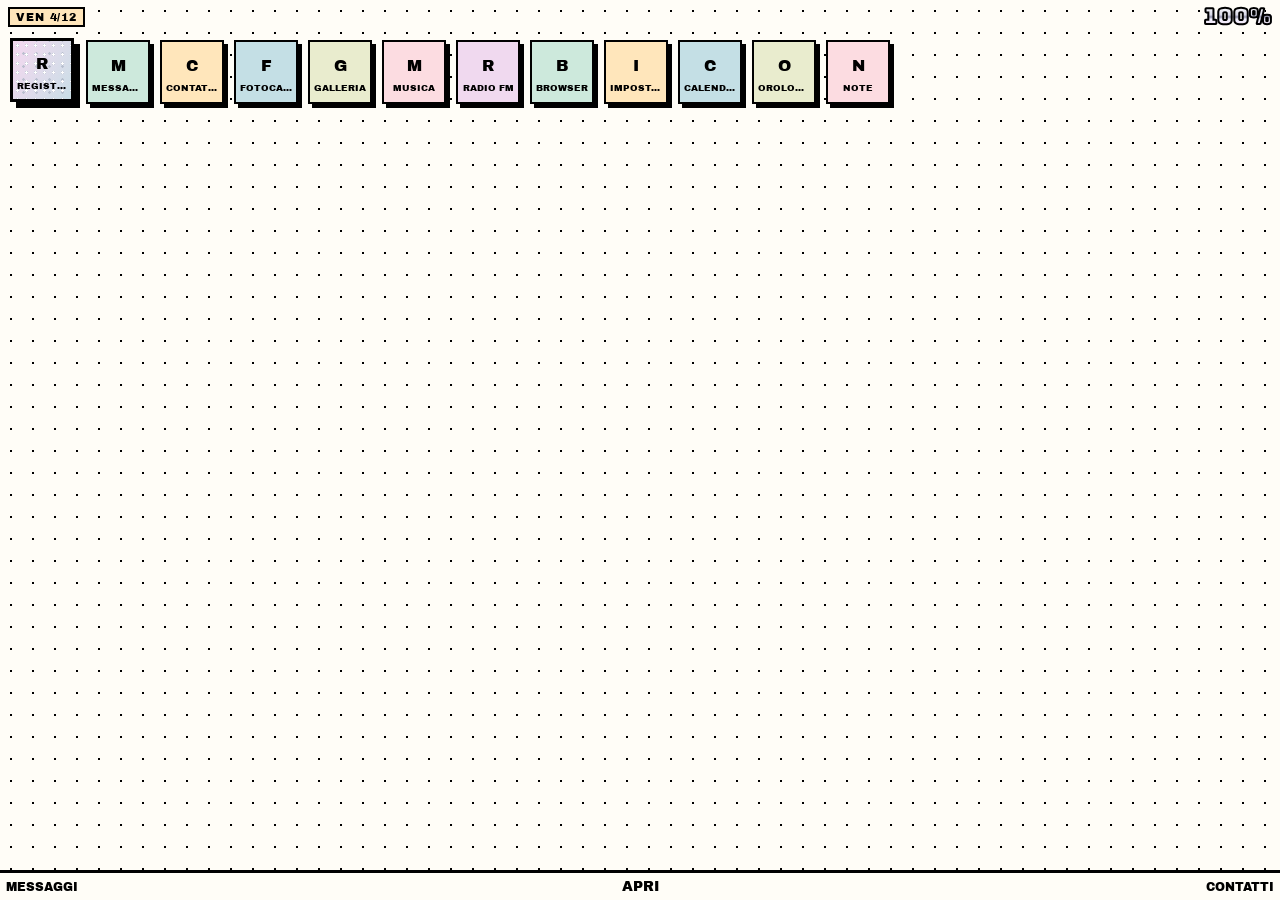
<file: launcher/index.html>
<!doctype html>
<html lang="it">
<head>
<meta charset="utf-8">
<meta name="viewport" content="width=device-width, initial-scale=1">
<title>Sorbet Launcher</title>
<link rel="stylesheet" href="style.css">
<script src="launcher.js" defer></script>
</head>
<body>
  <header id="top">
    <span id="date" class="tag"></span>
    <span id="batt" class="chrome"></span>
  </header>
  <main id="view" aria-live="polite"></main>
  <div id="dialer" hidden><span class="tag">Componi</span><div id="dial-num"></div></div>
  <footer id="softkeys">
    <span id="sk-left"></span>
    <span id="sk-mid">Apri</span>
    <span id="sk-right"></span>
  </footer>
</body>
</html>
</file>
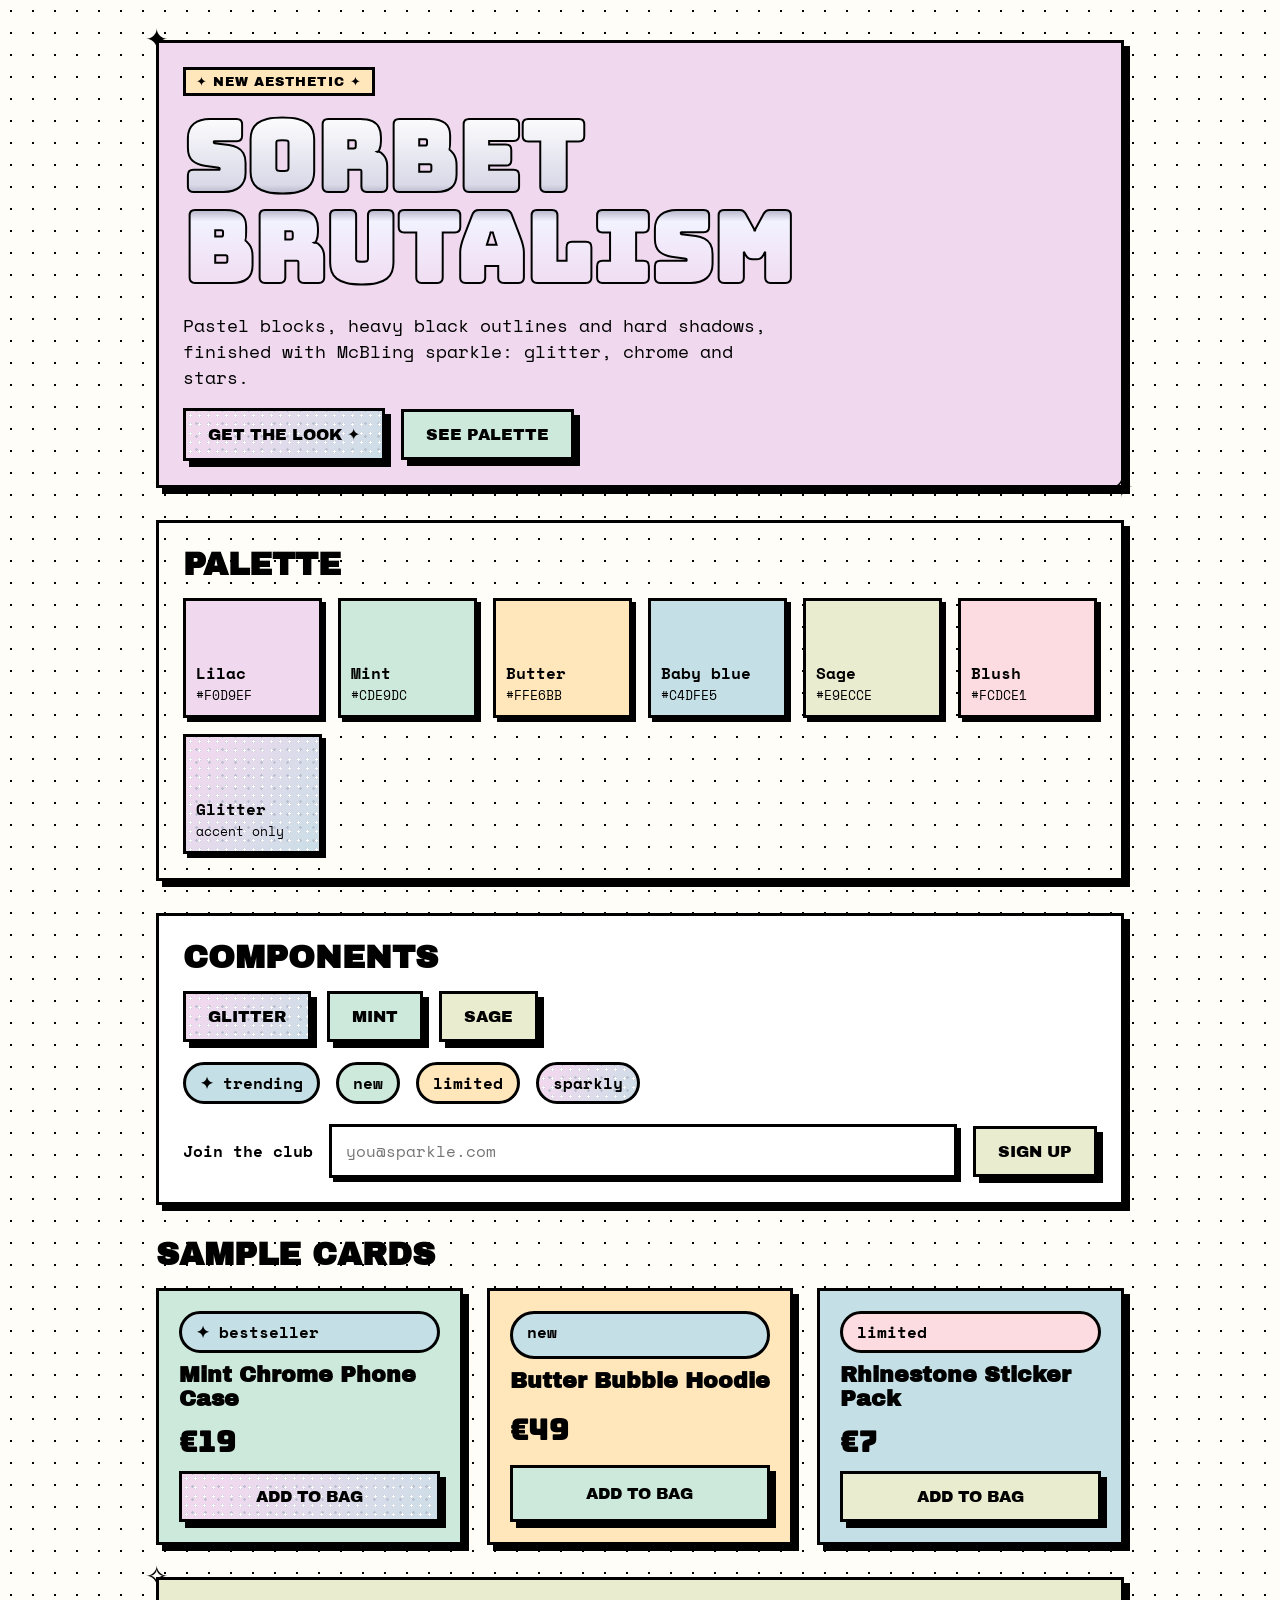
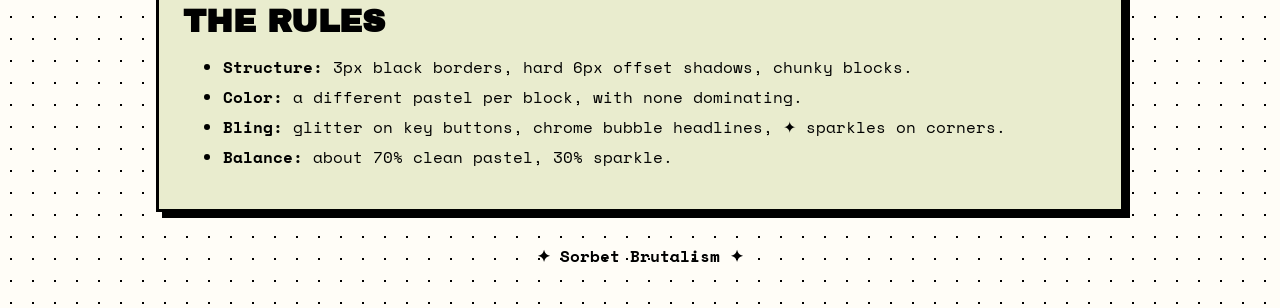
<file: test.html>
<!doctype html>
<html lang="en">
<head>
<meta charset="utf-8">
<meta name="viewport" content="width=device-width, initial-scale=1">
<title>Sorbet Brutalism</title>
<link href="https://fonts.googleapis.com/css2?family=Archivo+Black&family=Bungee&family=Space+Mono:wght@400;700&display=swap" rel="stylesheet">
<style>
  :root{
    --lilac:#F0D9EF; --mint:#CDE9DC; --butter:#FFE6BB;
    --blue:#C4DFE5; --sage:#E9ECCE; --blush:#FCDCE1;
    --ink:#000; --paper:#FFFDF7;
    --shadow:6px 6px 0 var(--ink);
    --border:3px solid var(--ink);
  }
  *{box-sizing:border-box}
  body{
    margin:0; background:var(--paper); color:var(--ink);
    font-family:"Space Mono",monospace;
    background-image:radial-gradient(var(--ink) 1px,transparent 1px);
    background-size:22px 22px;
  }
  .wrap{max-width:1000px;margin:0 auto;padding:40px 16px;display:grid;gap:32px}

  /* chrome bubble headline */
  .chrome{
    font-family:"Bungee",sans-serif;
    background:linear-gradient(180deg,#fff 0%,#d9d9e8 40%,#8f8fa8 50%,#f2f2ff 60%,#F0D9EF 100%);
    -webkit-background-clip:text;background-clip:text;color:transparent;
    -webkit-text-stroke:2px var(--ink);
  }

  /* glitter fill */
  .glitter{
    background-color:var(--blush);
    background-image:
      radial-gradient(circle,#fff 1px,#c0c6d4 1.5px,transparent 2px),
      radial-gradient(circle,rgba(176,184,200,.8) 1px,transparent 1.5px),
      linear-gradient(120deg,var(--blush),var(--lilac),var(--blue),var(--mint));
    background-size:9px 9px,13px 13px,300% 300%;
    background-position:0 0,4px 6px,40% 50%;
  }

  /* twinkle on hover/focus: two sparse sparkle grids fading out of phase, behind the text */
  .glitter{position:relative;isolation:isolate}
  .glitter::before,.glitter::after{
    content:"";position:absolute;inset:0;z-index:-1;pointer-events:none;border-radius:inherit;opacity:0;
    /* silver rim so the white sparkle shows on pale pastels */
    background:radial-gradient(circle,#fff 1.5px,#c9ced9 2px,#8e97a8 2.5px,transparent 3px) 0 0/23px 19px;
  }
  .glitter::after{background-position:11px 9px}
  .glitter:hover::before,.glitter:hover::after,
  .glitter:focus-visible::before,.glitter:focus-visible::after{animation:twinkle .5s ease-in-out infinite alternate}
  .glitter:hover::after,.glitter:focus-visible::after{animation-delay:-.25s}
  @keyframes twinkle{from{opacity:0}to{opacity:1}}
  /* reduced motion: sparkles just appear on hover, no blinking */
  @media (prefers-reduced-motion:reduce){
    .glitter:hover::before,.glitter:focus-visible::before{animation:none;opacity:1}
    .glitter:hover::after,.glitter:focus-visible::after{animation:none}
  }

  .box{border:var(--border);box-shadow:var(--shadow);padding:24px;position:relative}
  .spark{position:absolute;font-size:28px;line-height:1}
  .spark.tl{top:-18px;left:-14px}
  .spark.br{bottom:-16px;right:-12px}

  /* hero */
  .hero{background:var(--lilac);text-align:left}
  .hero h1{font-size:clamp(44px,9vw,96px);margin:0;line-height:.95}
  .hero p{font-size:18px;max-width:55ch}
  .tag{display:inline-block;font-family:"Archivo Black",sans-serif;font-size:13px;
       text-transform:uppercase;letter-spacing:.08em;background:var(--butter);
       border:var(--border);padding:4px 10px;margin-bottom:16px}

  h2{font-family:"Archivo Black",sans-serif;font-size:32px;margin:0 0 16px;text-transform:uppercase}

  /* palette */
  .swatches{display:grid;grid-template-columns:repeat(auto-fit,minmax(130px,1fr));gap:16px}
  .sw{border:var(--border);box-shadow:4px 4px 0 var(--ink);height:120px;
      display:flex;flex-direction:column;justify-content:flex-end;padding:10px;font-weight:700}
  .sw small{font-weight:400}

  /* components */
  .row{display:flex;flex-wrap:wrap;gap:16px;align-items:center}
  .btn{font-family:"Archivo Black",sans-serif;font-size:16px;text-transform:uppercase;
       border:var(--border);box-shadow:var(--shadow);padding:14px 22px;cursor:pointer;
       transition:transform .1s,box-shadow .1s}
  .btn:hover{transform:translate(-2px,-2px);box-shadow:8px 8px 0 var(--ink)}
  .btn:active{transform:translate(6px,6px);box-shadow:0 0 0 var(--ink)}
  .btn.mint{background:var(--mint)} .btn.sage{background:var(--sage)}
  .pill{border:var(--border);border-radius:999px;padding:6px 14px;font-weight:700;background-color:var(--blue)}
  input{font-family:inherit;font-size:16px;border:var(--border);box-shadow:4px 4px 0 var(--ink);
        padding:12px 14px;background:#fff;min-width:0;flex:1 1 220px}
  input:focus{outline:3px solid var(--lilac);outline-offset:3px}

  /* cards */
  .cards{display:grid;grid-template-columns:repeat(auto-fit,minmax(220px,1fr));gap:24px}
  .card{border:var(--border);box-shadow:var(--shadow);padding:20px;display:grid;gap:10px}
  .card h3{font-family:"Archivo Black",sans-serif;margin:0;font-size:22px}
  .card .price{font-family:"Bungee",sans-serif;font-size:30px}
  .card.a{background:var(--mint)} .card.b{background:var(--butter)} .card.c{background:var(--blue)}

  .rules{background:var(--sage)}
  .rules li{margin:6px 0}
  footer{text-align:center;font-weight:700}
</style>
</head>
<body>
<div class="wrap">

  <section class="box hero">
    <span class="spark tl">✦</span><span class="spark br">✧</span>
    <span class="tag">✦ New aesthetic ✦</span>
    <h1 class="chrome">Sorbet<br>Brutalism</h1>
    <p>Pastel blocks, heavy black outlines and hard shadows, finished with McBling sparkle: glitter, chrome and stars.</p>
    <div class="row">
      <button class="btn glitter">Get the look ✦</button>
      <button class="btn mint">See palette</button>
    </div>
  </section>

  <section class="box">
    <h2>Palette</h2>
    <div class="swatches">
      <div class="sw" style="background:var(--lilac)">Lilac<small>#F0D9EF</small></div>
      <div class="sw" style="background:var(--mint)">Mint<small>#CDE9DC</small></div>
      <div class="sw" style="background:var(--butter)">Butter<small>#FFE6BB</small></div>
      <div class="sw" style="background:var(--blue)">Baby blue<small>#C4DFE5</small></div>
      <div class="sw" style="background:var(--sage)">Sage<small>#E9ECCE</small></div>
      <div class="sw" style="background:var(--blush)">Blush<small>#FCDCE1</small></div>
      <div class="sw glitter">Glitter<small>accent only</small></div>
    </div>
  </section>

  <section class="box" style="background:#fff">
    <h2>Components</h2>
    <div class="row" style="margin-bottom:20px">
      <button class="btn glitter">Glitter</button>
      <button class="btn mint">Mint</button>
      <button class="btn sage">Sage</button>
    </div>
    <div class="row" style="margin-bottom:20px">
      <span class="pill">✦ trending</span>
      <span class="pill" style="background:var(--mint)">new</span>
      <span class="pill" style="background:var(--butter)">limited</span>
      <span class="pill glitter">sparkly</span>
    </div>
    <div class="row">
      <label for="email" style="font-weight:700">Join the club</label>
      <input id="email" type="email" placeholder="you@sparkle.com">
      <button class="btn sage">Sign up</button>
    </div>
  </section>

  <section>
    <h2>Sample cards</h2>
    <div class="cards">
      <div class="card a"><span class="pill">✦ bestseller</span><h3>Mint Chrome Phone Case</h3><div class="price">€19</div><button class="btn glitter">Add to bag</button></div>
      <div class="card b"><span class="pill">new</span><h3>Butter Bubble Hoodie</h3><div class="price">€49</div><button class="btn mint">Add to bag</button></div>
      <div class="card c"><span class="pill" style="background:var(--blush)">limited</span><h3>Rhinestone Sticker Pack</h3><div class="price">€7</div><button class="btn sage">Add to bag</button></div>
    </div>
  </section>

  <section class="box rules">
    <span class="spark tl">✧</span>
    <h2>The rules</h2>
    <ul>
      <li><b>Structure:</b> 3px black borders, hard 6px offset shadows, chunky blocks.</li>
      <li><b>Color:</b> a different pastel per block, with none dominating.</li>
      <li><b>Bling:</b> glitter on key buttons, chrome bubble headlines, ✦ sparkles on corners.</li>
      <li><b>Balance:</b> about 70% clean pastel, 30% sparkle.</li>
    </ul>
  </section>

  <footer>✦ Sorbet Brutalism ✦</footer>
</div>
</body>
</html>
</file>
<file: launcher/style.css>
/* Sorbet Brutalism for a 240×320 KaiOS screen (Gecko 48).
   No grid, clamp(), flex gap or :focus-visible: Gecko 48 drops whole rules that use them. */

@font-face{font-family:"Archivo Black";src:url(fonts/archivo-black.woff2) format("woff2")}
@font-face{font-family:"Bungee";src:url(fonts/bungee.woff2) format("woff2")}
@font-face{font-family:"Space Mono";font-weight:400;src:url(fonts/space-mono-400.woff2) format("woff2")}
@font-face{font-family:"Space Mono";font-weight:700;src:url(fonts/space-mono-700.woff2) format("woff2")}

:root{
  --lilac:#F0D9EF; --mint:#CDE9DC; --butter:#FFE6BB;
  --blue:#C4DFE5; --sage:#E9ECCE; --blush:#FCDCE1;
  --ink:#000; --paper:#FFFDF7;
}
*{box-sizing:border-box}
html,body{height:100%}
body{
  margin:0;display:flex;flex-direction:column;overflow:hidden;
  background:var(--paper);color:var(--ink);font:14px "Space Mono",monospace;
  background-image:radial-gradient(var(--ink) 1px,transparent 1px);background-size:22px 22px;
}

/* ---- header: date tag + chrome battery % (the status bar already shows the time) ---- */
#top{display:flex;justify-content:space-between;align-items:center;padding:6px 8px 2px}
.tag{font:11px "Archivo Black",sans-serif;text-transform:uppercase;letter-spacing:.08em;
     background:var(--butter);border:2px solid var(--ink);padding:2px 6px}
#batt{font:22px/1 "Bungee",sans-serif}

/* chrome: Gecko 48 has no gradient text, so fallback = lilac fill + ink outline from text-shadow */
.chrome{color:var(--lilac);
  text-shadow:-2px 0 0 var(--ink),2px 0 0 var(--ink),0 -2px 0 var(--ink),0 2px 0 var(--ink)}
@supports ((-webkit-background-clip:text) or (background-clip:text)){
  .chrome{
    background:linear-gradient(180deg,#fff 0%,#d9d9e8 40%,#8f8fa8 50%,#f2f2ff 60%,#F0D9EF 100%);
    -webkit-background-clip:text;background-clip:text;color:transparent;
    -webkit-text-stroke:2px var(--ink);text-shadow:none;
  }
}

/* ---- app area + softkeys ---- */
#view{flex:1;overflow:hidden;position:relative;padding:10px 8px}
#softkeys{display:flex;justify-content:space-between;align-items:center;height:30px;padding:0 6px;
  background:var(--paper);border-top:3px solid var(--ink);
  font:12px "Archivo Black",sans-serif;text-transform:uppercase}
#softkeys span{flex:1;white-space:nowrap;overflow:hidden;text-overflow:ellipsis}
#sk-mid{text-align:center;font-size:14px}
#sk-right{text-align:right}

/* ---- dial panel: opens on a number key, over the bottom of the grid (no display rule, so [hidden] works) ---- */
#dialer{position:absolute;left:8px;right:12px;bottom:42px;padding:6px 8px 8px;background:#fff;
  border:3px solid var(--ink);box-shadow:4px 4px 0 var(--ink)}
#dialer .tag{font-size:10px}
#dial-num{font:26px/1.2 "Bungee",sans-serif;text-align:right;white-space:nowrap;overflow:hidden;margin-top:6px}
#dial-num.long{font-size:16px}

/* ---- items ---- */
.item{display:flex;align-items:center;position:relative;
  border:2px solid var(--ink);box-shadow:4px 4px 0 var(--ink);
  transition:transform .1s,box-shadow .1s}
.p0{background-color:var(--lilac)} .p1{background-color:var(--mint)} .p2{background-color:var(--butter)}
.p3{background-color:var(--blue)}  .p4{background-color:var(--sage)} .p5{background-color:var(--blush)}
.item.focused{border-width:3px;transform:translate(-2px,-2px);box-shadow:6px 6px 0 var(--ink)}
.icon{display:flex;align-items:center;justify-content:center;width:28px;height:28px;flex:none;
  font:16px "Archivo Black",sans-serif}
.icon img{width:100%;height:100%}
.name{font:12px "Archivo Black",sans-serif;text-transform:uppercase;
  white-space:nowrap;overflow:hidden;text-overflow:ellipsis}

/* ---- glitter: only ever on the focused item ---- */
.glitter{
  background-color:var(--blush);
  background-image:
    radial-gradient(circle,#fff 1px,#c0c6d4 1.5px,transparent 2px),
    radial-gradient(circle,rgba(176,184,200,.8) 1px,transparent 1.5px),
    linear-gradient(120deg,var(--blush),var(--lilac),var(--blue),var(--mint));
  background-size:9px 9px,13px 13px,300% 300%;
  background-position:0 0,4px 6px,40% 50%;
}
.glitter{isolation:isolate}
.glitter::before,.glitter::after{
  content:"";position:absolute;top:0;right:0;bottom:0;left:0;z-index:-1;pointer-events:none;border-radius:inherit;opacity:0;
  background:radial-gradient(circle,#fff 1.5px,#c9ced9 2px,#8e97a8 2.5px,transparent 3px) 0 0/23px 19px;
}
.glitter::after{background-position:11px 9px}
/* a homescreen always has focus, so twinkle is a short burst per move (even count ends at 0), not a loop */
.focused.glitter::before,.focused.glitter::after{animation:twinkle .5s ease-in-out 6 alternate}
.focused.glitter::after{animation-delay:-.25s}
@keyframes twinkle{from{opacity:0}to{opacity:1}}
@media (prefers-reduced-motion:reduce){
  .focused.glitter::before{animation:none;opacity:1}
  .focused.glitter::after{animation:none}
  .item{transition:none}
}

/* ---- tiles: 3-wide pastel squares ---- */
#view{display:flex;flex-wrap:wrap;align-content:flex-start}
.item{width:64px;height:64px;margin:0 6px 12px 4px;flex-direction:column;justify-content:center;padding:4px}
.name{font-size:9px;max-width:100%;margin-top:4px}
</file>
